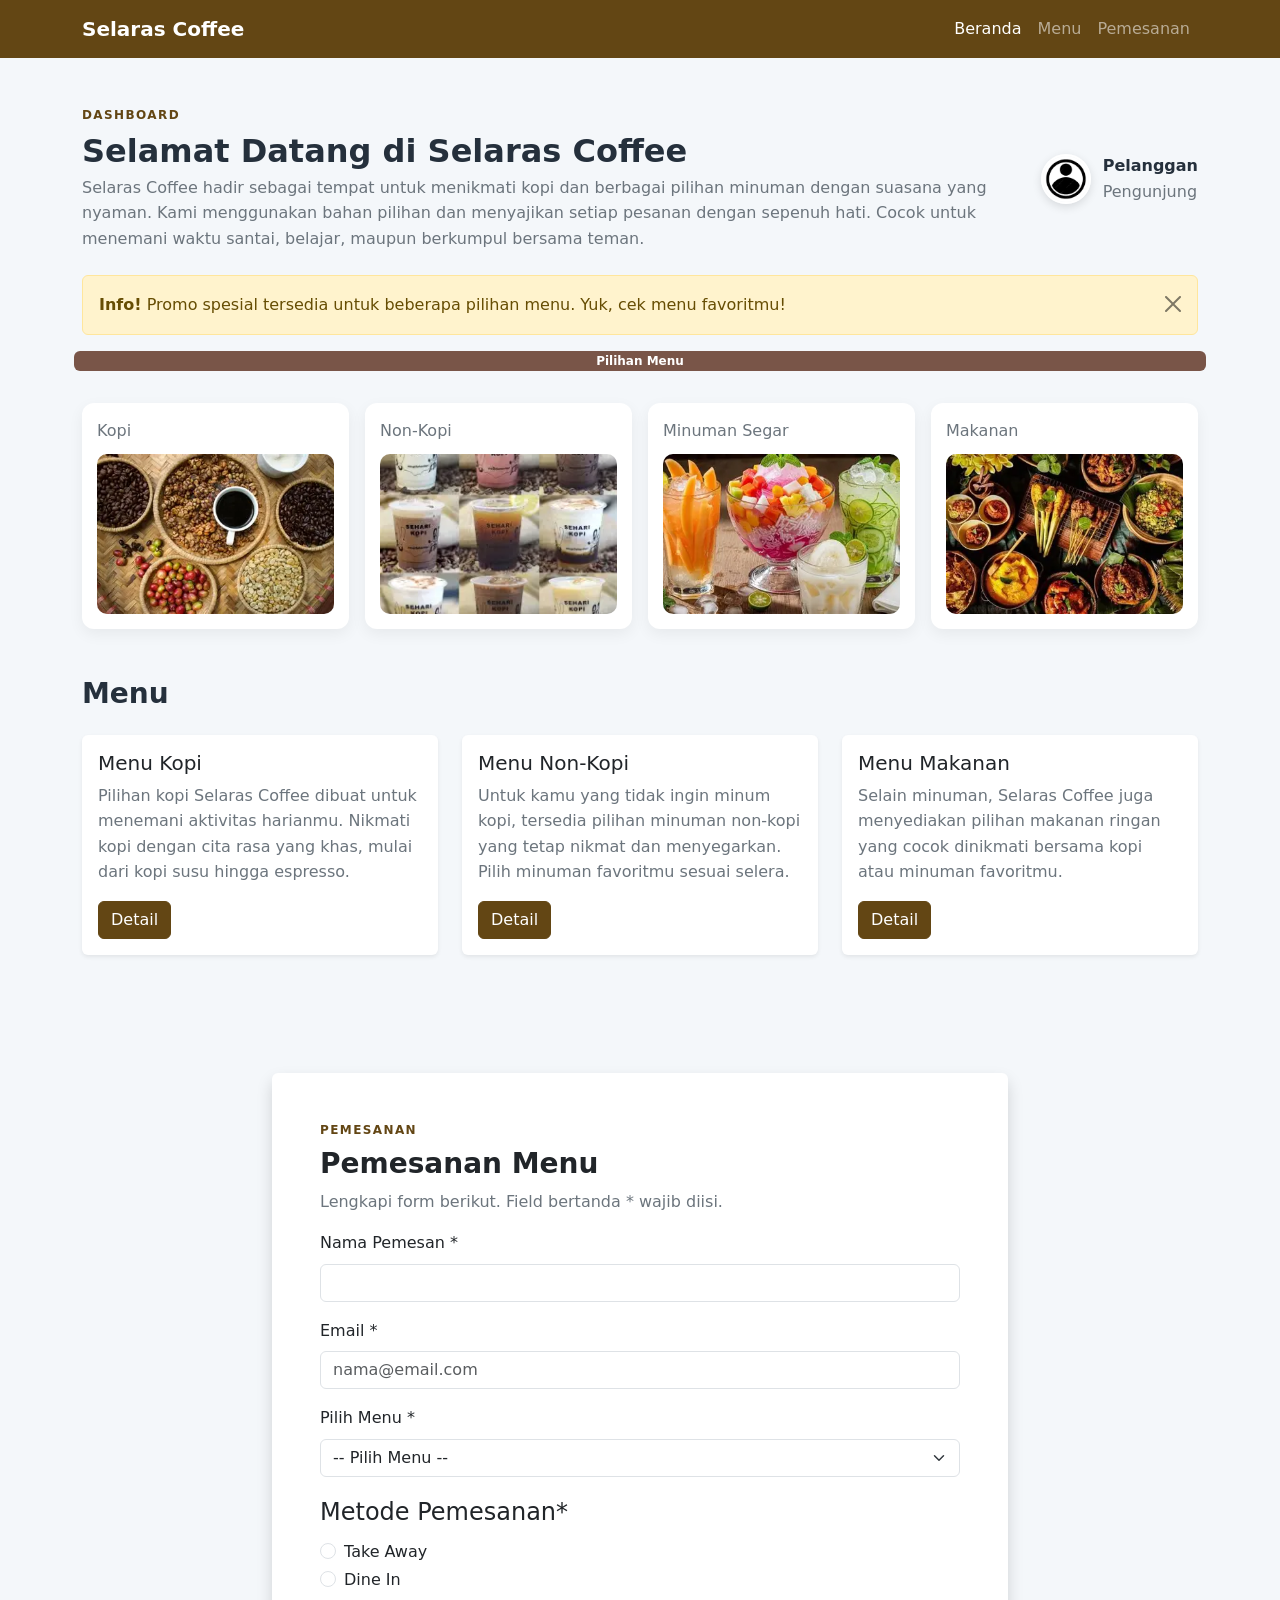
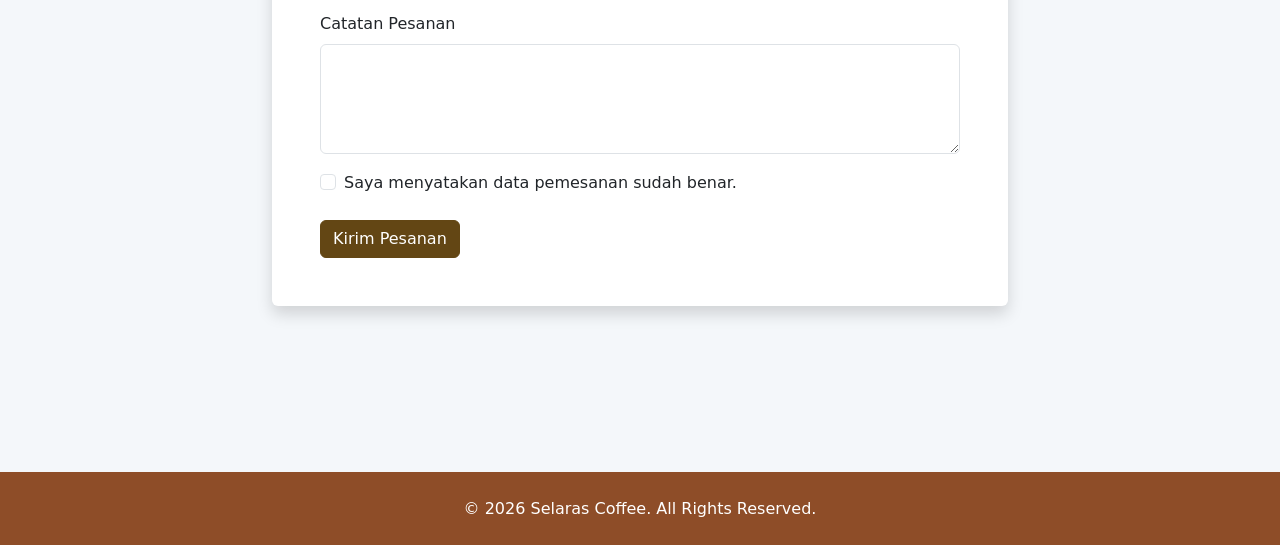
<file: Tugas Prak/index.html>
<!DOCTYPE html>
<html lang="id">
<head>
    <meta charset="UTF-8">
    <meta name="viewport" content="width=device-width, initial-scale=1.0">
    <title>Selaras Coffee</title>

    <link href="https://cdn.jsdelivr.net/npm/bootstrap@5.3.8/dist/css/bootstrap.min.css" rel="stylesheet">
    <link rel="stylesheet" href="css/style.css">
</head>
<body>

<!-- NAVBAR -->
<nav class="navbar navbar-expand-lg navbar-dark brand-navbar">
    <div class="container">
        <a class="navbar-brand fw-bold" href="#">Selaras Coffee</a>

        <button class="navbar-toggler" type="button"
            data-bs-toggle="collapse"
            data-bs-target="#navbarBeranda"
            aria-controls="navbarBeranda"
            aria-expanded="false" aria-label="Buka menu">
            <span class="navbar-toggler-icon"></span>
        </button>

        <div class="collapse navbar-collapse" id="navbarBeranda">
            <ul class="navbar-nav ms-auto">
                <li class="nav-item">
                    <a class="nav-link active" href="#dashboard">Beranda</a>
                </li>
                <li class="nav-item">
                    <a class="nav-link" href="#Menu">Menu</a>
                </li>
                <li class="nav-item">
                    <a class="nav-link" href="#form">Pemesanan</a>
                </li>
            </ul>
        </div>
    </div>
</nav>

<main id="dashboard" class="container py-5">

    <!-- HEADER -->
    <div class="d-flex flex-column flex-md-row
        justify-content-between align-items-md-center gap-3 mb-4">

        <div>
            <span class="section-label">DASHBOARD</span>
            <h1 class="h2 fw-bold mb-1">Selamat Datang di Selaras Coffee</h1>
            <p class="text-secondary mb-0">
                Selaras Coffee hadir sebagai tempat untuk menikmati kopi dan berbagai pilihan minuman dengan suasana yang nyaman. Kami menggunakan bahan pilihan dan menyajikan setiap pesanan dengan sepenuh hati. Cocok untuk menemani waktu santai, belajar, maupun berkumpul bersama teman.
            </p>
        </div>

        <div class="profile-box">
            <img src="IMAGES/orang.webp" alt="Foto profil Pengunjung">
            <div>
                <strong class="d-block">Pelanggan</strong>
                <span class="text-secondary">Pengunjung</span>
            </div>
        </div>
    </div>

    <!-- ALERT -->
    <div class="alert alert-warning alert-dismissible fade show" role="alert">
        <strong>Info!</strong>
        Promo spesial tersedia untuk beberapa pilihan menu. Yuk, cek menu favoritmu!
        <button type="button" class="btn-close"
            data-bs-dismiss="alert" aria-label="Tutup"></button>
    </div>

    <!-- STATISTIC CARD -->
    <section class="row g-3 mb-5">
       <span class="badge mb-3" style="background-color: #795548; color: white;"> Pilihan Menu
</span>
        <div class="col-12 col-sm-6 col-lg-3">
            <div class="card dashboard-card h-100">
                <div class="card-body">
                    <p class="text-secondary mb-1">Kopi</p>
                    <img src="IMAGES/kopi.webp" alt="Foto Kopi">
                </div>
            </div>
        </div>

        <div class="col-12 col-sm-6 col-lg-3">
    <div class="card dashboard-card h-100">
        <div class="card-body">
            <p class="text-secondary mb-1">Non-Kopi</p>
            <img src="IMAGES/nonkopi.webp" alt="Foto Non-Kopi">
        </div>
    </div>
</div>

        <div class="col-12 col-sm-6 col-lg-3">
            <div class="card dashboard-card h-100">
                <div class="card-body">
                    <p class="text-secondary mb-1">Minuman Segar</p>
                    <img src="IMAGES/segar.webp" alt="Foto Minuman Segar">
                </div>
            </div>
        </div>

        <div class="col-12 col-sm-6 col-lg-3">
            <div class="card dashboard-card h-100">
                <div class="card-body">
                    <p class="text-secondary mb-1">Makanan</p>
                    <img src="IMAGES/makanan.webp" alt="Foto makanan">
                </div>
            </div>
        </div>

    </section>

    <!-- Menu -->
    <section id="Menu" class="mb-5">
        <div class="mb-4">
            <h2 class="h3 fw-bold">Menu</h2>
        </div>

        <div class="row g-4">

            <div class="col-12 col-md-6 col-lg-4">
                <div class="card h-100 shadow-sm border-0">
                    <div class="card-body">
                        <h3 class="h5">Menu Kopi</h3>
                        <p class="text-secondary">
                            Pilihan kopi Selaras Coffee dibuat untuk menemani aktivitas harianmu. Nikmati kopi dengan cita rasa yang khas, mulai dari kopi susu hingga espresso.
                        </p>
                        <button class="btn btn-brand"
                            data-bs-toggle="modal"
                            data-bs-target="#modalDetail">
                            Detail
                        </button>
                    </div>
                </div>
            </div>

            <div class="col-12 col-md-6 col-lg-4">
                <div class="card h-100 shadow-sm border-0">
                    <div class="card-body">
                        <h3 class="h5">Menu Non-Kopi</h3>
                        <p class="text-secondary">
                            Untuk kamu yang tidak ingin minum kopi, tersedia pilihan minuman non-kopi yang tetap nikmat dan menyegarkan. Pilih minuman favoritmu sesuai selera.
                        </p>
                        <button class="btn btn-brand"
                            data-bs-toggle="modal"
                            data-bs-target="#modalDetail">
                            Detail
                        </button>
                    </div>
                </div>
            </div>

            <div class="col-12 col-md-6 col-lg-4">
                <div class="card h-100 shadow-sm border-0">
                    <div class="card-body">
                        <h3 class="h5">Menu Makanan</h3>
                        <p class="text-secondary">
                            Selain minuman, Selaras Coffee juga menyediakan pilihan makanan ringan yang cocok dinikmati bersama kopi atau minuman favoritmu.
                        </p>
                        <button class="btn btn-brand"
                            data-bs-toggle="modal"
                            data-bs-target="#modalDetail">
                            Detail
                        </button>
                    </div>
                </div>
            </div>

        </div>
    </section>

    <!-- FORM PEMESANAN -->
    <section id="form" class="registration-section">
        <div class="row justify-content-center">
            <div class="col-12 col-lg-8">
                <div class="card border-0 shadow">
                    <div class="card-body p-4 p-md-5">

                        <span class="section-label">PEMESANAN</span>
                        <h2 class="h3 fw-bold">Pemesanan Menu</h2>
                        <p class="text-secondary">
                            Lengkapi form berikut. Field bertanda *
                            wajib diisi.
                        </p>

                        <form>
                            <div class="mb-3">
                                <label for="nama" class="form-label">
                                    Nama Pemesan *
                                </label>
                                <input type="text" class="form-control"
                                    id="nama" name="nama" required>
                            </div>

                            <div class="mb-3">
                                <label for="email" class="form-label">
                                    Email *
                                </label>
                                <input type="email" class="form-control"
                                    id="email" name="email"
                                    placeholder="nama@email.com" required>
                            </div>

                            <div class="mb-3">
                                <label for="jenis" class="form-label">
                                    Pilih Menu *
                                </label>
                                <select class="form-select" id="jenis"
                                    name="jenis" required>
                                    <option value="">-- Pilih Menu --</option>
                                    <option>Kopi</option>
                                    <option>Non-Kopi</option>
                                    <option>Makanan</option>
                                </select>
                            </div>

                            <fieldset class="mb-3">
                                <legend class="form-label">
                                    Metode Pemesanan*
                                </legend>
                                <div class="form-check">
                                    <input class="form-check-input"
                                        type="radio" name="kehadiran"
                                        id="offline" value="offline" required>
                                    <label class="form-check-label"
                                        for="offline">Take Away</label>
                                </div>
                                <div class="form-check">
                                    <input class="form-check-input"
                                        type="radio" name="kehadiran"
                                        id="online" value="online">
                                    <label class="form-check-label"
                                        for="online">Dine In</label>
                                </div>
                            </fieldset>

                            <div class="mb-3">
                                <label for="alasan" class="form-label">
                                    Catatan Pesanan
                                </label>
                                <textarea class="form-control"
                                    id="alasan" name="alasan"
                                    rows="4" maxlength="300"></textarea>
                            </div>

                            <div class="form-check mb-4">
                                <input class="form-check-input"
                                    type="checkbox" id="setuju" required>
                                <label class="form-check-label" for="setuju">
                                    Saya menyatakan data pemesanan sudah benar.
                                </label>
                            </div>

                            <button type="button" class="btn btn-brand"
                                data-bs-toggle="modal"
                                data-bs-target="#modalKonfirmasi">
                                Kirim Pesanan
                            </button>
                        </form>

                    </div>
                </div>
            </div>
        </div>
    </section>

</main>

<!-- MODAL DETAIL -->
<div class="modal fade" id="modalDetail" tabindex="-1" aria-hidden="true">
    <div class="modal-dialog">
        <div class="modal-content">
            <div class="modal-header">
                <h2 class="modal-title fs-5">Detail Menu</h2>
                <button type="button" class="btn-close"
                    data-bs-dismiss="modal" aria-label="Tutup"></button>
            </div>
            <div class="modal-body">
                Informasi lengkap mengenai menu Selaras Coffee akan ditampilkan pada bagian ini.
            </div>
            <div class="modal-footer">
                <button class="btn btn-secondary"
                    data-bs-dismiss="modal">Tutup</button>
            </div>
        </div>
    </div>
</div>

<!-- MODAL KONFIRMASI -->
<div class="modal fade" id="modalKonfirmasi" tabindex="-1"
    aria-labelledby="judulKonfirmasi" aria-hidden="true">
    <div class="modal-dialog modal-dialog-centered">
        <div class="modal-content">
            <div class="modal-header">
                <h2 class="modal-title fs-5" id="judulKonfirmasi">
                    Konfirmasi Pesanan
                </h2>
                <button type="button" class="btn-close"
                    data-bs-dismiss="modal" aria-label="Tutup"></button>
            </div>
            <div class="modal-body">
                Apakah kamu yakin data pesanan yang dimasukkan sudah benar?
            </div>
            <div class="modal-footer">
                <button class="btn btn-secondary"
                    data-bs-dismiss="modal">Periksa Kembali</button>
                <button class="btn btn-brand">Ya, Pesan</button>
            </div>
        </div>
    </div>
</div>

<!-- FOOTER -->
<footer class="brand-footer py-4 mt-5">
    <div class="container text-center">
        <p class="mb-0">© 2026 Selaras Coffee. All Rights Reserved.</p>
    </div>
</footer>

<script src="https://cdn.jsdelivr.net/npm/bootstrap@5.3.8/dist/js/bootstrap.bundle.min.js"></script>
</body>
</html>
</file>
<file: Tugas Prak/css/style.css>
:root {
    --brand-primary: #634614;
    --brand-primary-dark: #8e4d28;
    --brand-accent: #182964;
    --brand-background: #f4f7fa;
    --brand-surface: #ffffff;
    --brand-text: #25303c;
    --brand-muted: #697686;
    --brand-radius: 12px;
}

body {
    background-color: var(--brand-background);
    color: var(--brand-text);
    line-height: 1.6;
}

html {
    scroll-behavior: smooth;
}

.brand-navbar {
    background-color: var(--brand-primary);
}

.section-label {
    display: block;
    color: var(--brand-primary);
    font-size: 12px;
    font-weight: bold;
    letter-spacing: 1.4px;
    margin-bottom: 7px;
}

.profile-box {
    display: flex;
    align-items: center;
    gap: 12px;
}

.profile-box img {
    width: 50px;
    height: 50px;
    border-radius: 50%;
    object-fit: cover;
    border: 2px solid white;
    box-shadow: 0 3px 10px rgba(0,0,0,0.12);
}

.dashboard-card {
    border: 0;
    border-radius: var(--brand-radius);
    box-shadow: 0 10px 10px rgba(0,0,0,0.06);
}

.btn-brand {
    background-color: var(--brand-primary);
    border-color: var(--brand-primary);
    color: white;
}

.btn-brand:hover {
    background-color: var(--brand-primary-dark);
    border-color: var(--brand-primary-dark);
    color: white;
}

.form-control:focus,
.form-select:focus {
    border-color: var(--brand-primary);
    box-shadow: 0 0 0 0.2rem rgba(49,86,141,0.15);
}

.brand-footer {
    background-color: var(--brand-primary-dark);
    color: white;
}

.registration-section {
    padding: 30px 0;
}

@media (min-width: 768px) {
    .registration-section {
        padding: 50px 0;
    }
}

@media (min-width: 992px) {
    .registration-section {
        padding: 70px 0;
    }
}

/* Gambar fasilitas */
.dashboard-card img {
    width: 100%;
    height: 160px;
    object-fit: cover;
    border-radius: 10px;
    display: block;
    margin-top: 10px;
}

/* Mengatur card fasilitas */
.dashboard-card {
    border: 0;
    border-radius: var(--brand-radius);
    box-shadow: 0 5px 15px rgba(0,0,0,0.06);
    overflow: hidden;
}

.dashboard-card .card-body {
    padding: 15px;
}

/* Tampilan gambar di HP */
@media (max-width: 576px) {
    .dashboard-card img {
        height: 180px;
    }
}
</file>
